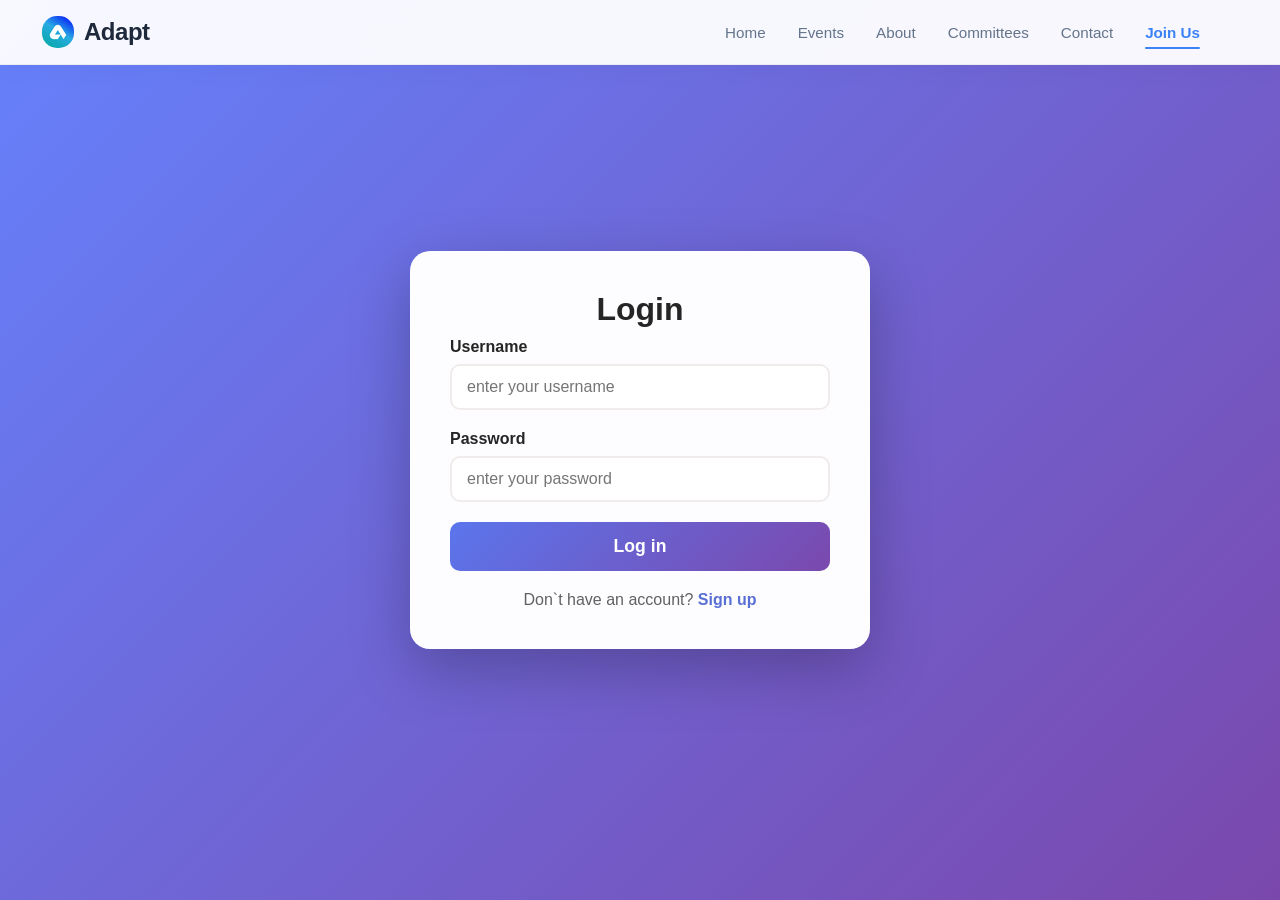
<file: dashboard.html>
<!DOCTYPE html>
<html lang="en">
<head>
    <meta charset="UTF-8">
    <meta name="viewport" content="width=device-width, initial-scale=1.0">
    <title>Dashboard - Adapt</title>
    <link rel="stylesheet" href="dashboard.css">
    <link rel="stylesheet" href="https://cdnjs.cloudflare.com/ajax/libs/font-awesome/6.0.0/css/all.min.css">
    <link href="https://fonts.googleapis.com/css2?family=Inter:wght@300;400;500;600;700;800&display=swap" rel="stylesheet">
</head>
<body>
    <nav class="navbar">
        <div class="navbar-container">
            <div class="brand">
                <a href="index.html" class="brand-link">
                    <i class="fas fa-hand-heart"></i>
                    <img src="adapt.ico" class="adapt-logo">Adapt
                </a>
            </div>
            
            <div class="nav-menu" id="nav-menu">
                <div class="nav-links">
                    <a href="index.html" class="nav-link">Home</a>
                    <a href="events.html" class="nav-link">Events</a>
                    <a href="index.html#committees" class="nav-link">Committees</a>
                    <a href="dashboard.html" class="nav-link active">Dashboard</a>
                </div>

                <div class="user-section" id="user-section"></div>
            </div>
            
            <button class="mobile-menu-btn" id="mobile-menu-btn">
                <i class="fas fa-bars"></i>
            </button>
        </div>
    </nav>

    <main class="dashboard-container">
        <div class="dashboard-header">
            <div class="dashboard-title">
                <h1>
                    Welcome back, <span id="user-name-display">Member</span>!
                </h1>
                <p>
                    See what is new in your committee
                </p>
            </div>
            <div class="committee-badge" id="committee-badge">
                <i class="fas fa-user"></i>
                <span id="committee-name">Creativity</span>
            </div>
        </div>
        <div class="dashboard-grid">
            <div class="tasks">
                <div class="section-header">
                    <h2>
                       <i class="fas fa-tasks"></i>
                       Your Tasks:
                    </h2>
                </div>
                <div class="tasks-list" id="tasks-list">

                </div>
                <div class="committee-news" id="committee-news"></div>
            </div>
        </div>
        <div class="admin-panel" id="admin-panel" style="display: none;">
            <div class="admin-header">
                <h2>
                    <i class="fas fa-shield-alt"></i>
                    Admin Dashboard
                </h2>
                <span class="admin-badge">Administrator</span>
            </div>
            
            <!-- Tasks Section -->
            <div class="admin-section">
                <div class="admin-section-header">
                    <h3><i class="fas fa-tasks"></i> Manage Tasks</h3>
                    <button class="admin-add-btn" onclick="showAddTaskModal()">
                        <i class="fas fa-plus-circle"></i> Create Task
                    </button>
                </div>
                <div class="admin-items-grid" id="tasks-grid">

                </div>
            </div>
            
            <div class="admin-section">
                <div class="admin-section-header">
                    <h3><i class="fas fa-newspaper"></i> Manage News</h3>
                    <button class="admin-add-btn" onclick="showAddNewsModal()">
                        <i class="fas fa-plus-circle"></i> Add News
                    </button>
                </div>
                
                <div class="admin-items-grid" id="news-grid">

                </div>
            </div>
        </div>
        <div class="modal" id="add-news-modal">
            <div class="modal-content">
                <div class="modal-header">
                    <h3>Add News</h3>
                    <button class="modal-close" onclick="closeModal('add-news-modal')">&times;</button>
                </div>
                <form id="add-news-form">
                    <div class="form-group">
                        <label>News Title</label>
                        <input type="text" id="news-title" required>
                    </div>
                    <div class="form-group">
                        <label>Description</label>
                        <textarea id="news-description" rows="4" required></textarea>
                    </div>
                    <div class="form-row">
                        <div class="form-group">
                            <label>Committee</label>
                            <select id="news-committee" required>
                                <option value="1">Creativity</option>
                                <option value="2">PR</option>
                                <option value="3">PM</option>
                                <option value="4">Media</option>
                            </select>
                        </div>
                        <div class="form-group">
                            <label>End Date</label>
                            <input type="date" id="news-end-date" required>
                        </div>
                    </div>
                    <div class="form-group">
                        <label>API Key</label>
                        <input type="text" id="news-api-key" required placeholder="Enter API key">
                    </div>
                    <div class="modal-footer">
                        <button type="button" class="cancel-btn" onclick="closeModal('add-news-modal')">Cancel</button>
                        <button type="submit" class="submit-btn">Add News</button>
                    </div>
                </form>
            </div>
        </div>
        <div class="modal" id="add-task-modal">
            <div class="modal-content">
                <div class="modal-header">
                    <h3>Create New Task</h3>
                    <button class="modal-close" onclick="closeModal('add-task-modal')">&times;</button>
                </div>
                <form id="add-task-form">
                    <div class="form-group">
                        <label>Task Title</label>
                        <input type="text" id="task-title" required>
                    </div>
                    <div class="form-group">
                        <label>Description</label>
                        <textarea id="task-description" rows="4" required></textarea>
                    </div>
                    <div class="form-row">
                        <div class="form-group">
                            <label>Committee</label>
                            <select id="task-committee" required>
                                <option value="1">Creativity</option>
                                <option value="2">PM</option>
                                <option value="3">PR</option>
                                <option value="4">Media</option>
                            </select>
                        </div>
                        <div class="form-group">
                            <label>Due Date</label>
                            <input type="date" id="task-due-date" required>
                        </div>
                    </div>
                    <div class="form-group">
                        <label>API Key</label>
                        <input type="text" id="task-api-key" required placeholder="Enter API key">
                    </div>
                    <div class="modal-footer">
                        <button type="button" class="cancel-btn" onclick="closeModal('add-task-modal')">Cancel</button>
                        <button type="submit" class="submit-btn">Create Task</button>
                    </div>
                </form>
            </div>
        </div>
        
        
        
    </main>
    <script src="dashboard.js"></script>
    
</body>
</html>
</file>
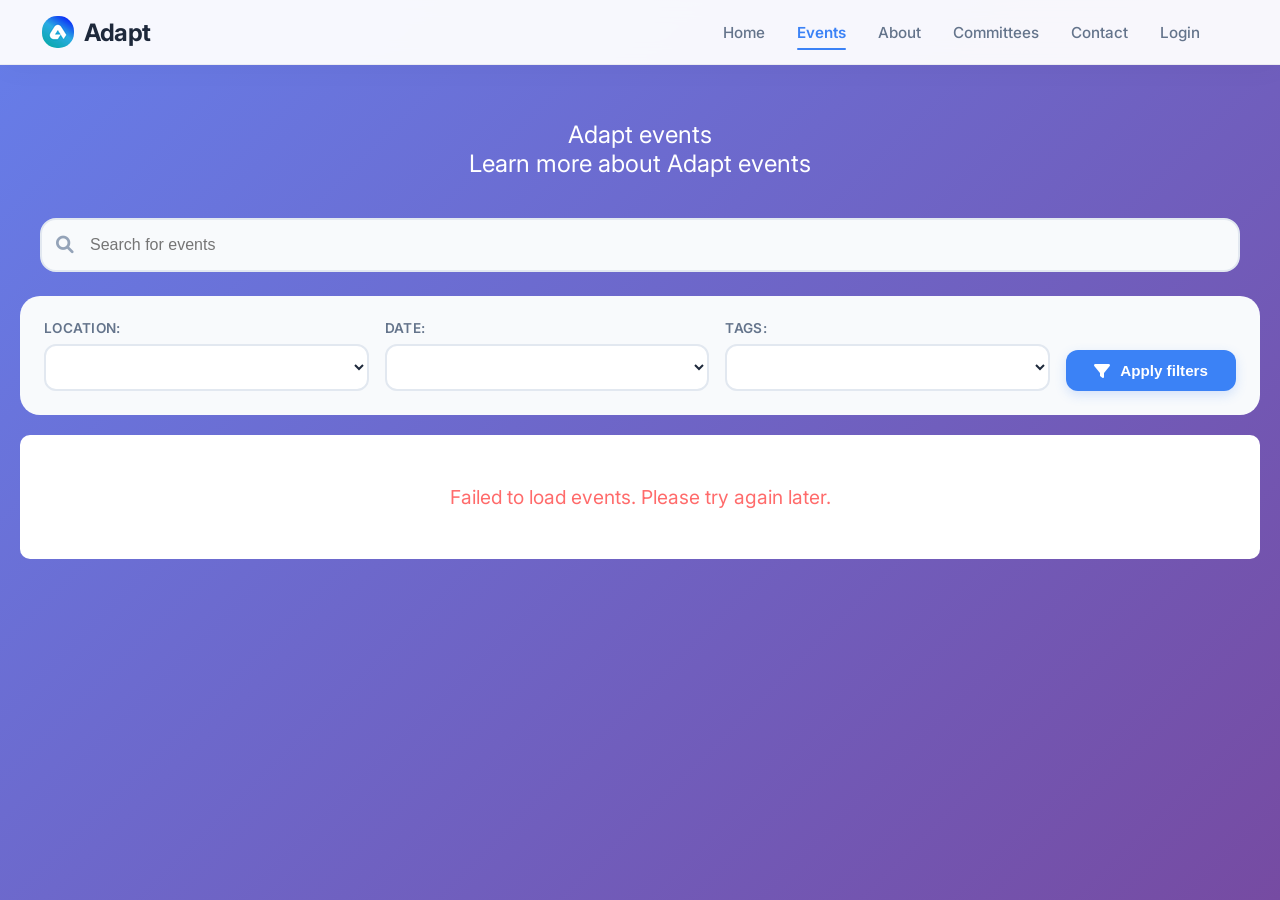
<file: events.html>
<!DOCTYPE html>
<html lang="en">
<head>
    <meta charset="UTF-8">
    <meta name="viewport" content="width=device-width, initial-scale=1.0">
    <title>Adapt Events</title>
    <link rel="stylesheet" href="events.css">
    <link rel="stylesheet" href="https://cdnjs.cloudflare.com/ajax/libs/font-awesome/6.0.0/css/all.min.css">
    <link href="https://fonts.googleapis.com/css2?family=Inter:wght@300;400;500;600;700;800&display=swap" rel="stylesheet">
</head>
<body>
    <nav class="navbar">
        <div class="navbar-container">
            <div class="brand">
                <a href="index.html" class="brand-link">
                    <i class="fas fa-hand-heart"></i>
                    <img src="[data-uri]" class="adapt-logo">Adapt
                </a>
            </div>
        
            <div class="nav-menu" id="nav-menu">
                <div class="nav-links">
                    <a href="index.html" class="nav-link">Home</a>
                    <a href="events.html" class="nav-link active">Events</a>
                    <a href="index.html#about" class="nav-link">About</a>
                    <a href="index.html#committees" class="nav-link">Committees</a>
                    <a href="index.html#contact" class="nav-link">Contact</a>
                    <a href="login.html" class="nav-link">Login</a>
                </div>

                <div class="user-section" id="user-section"></div>
            </div>
            <button class="mobile-menu-btn" id="mobile-menu-btn">
                <i class="fas fa-bars"></i>
            </button>
        </div>
    </nav>
    <div class="main">
        <header>
            Adapt events
            <p class="sub">Learn more about Adapt events</p>
        </header>
        <section class="search-section">
            <div class="container">
                <div class="search-box">
                    <i class="fas fa-search search-icon"></i>
                    <input type="text" class="search-input" id="search" placeholder="Search for events">
                </div>
            </div>

            <div class="filter-bar">
                <div class="filter-group">
                    <label for="location-filter">
                        Location:
                    </label>
                    <select id="location-filter" class="location-filter">
                        
                    </select>
                </div>
                <div class="filter-group">
                    <label for="date-filter">
                        date:
                    </label>
                    <select id="date-filter" class="date-filter">
                        
                    </select>
                </div>
                <div class="filter-group">
                    <label for="tag-filter">
                        Tags:
                    </label>
                    <select id="tag-filter" class="tag-filter">
                        
                    </select>
                </div>
                <button class="filter-btn" onclick="ApplyFilters()">
                    <i class="fas fa-filter"></i> Apply filters
                </button>
            </div>
        </section>
        <div>
            <div id="events" class="events-grid">
                <div class="loading">Loading events...</div>
            </div>
        </div>
    </div>
    <script src="events.js"></script>
</body>
</html>
</file>
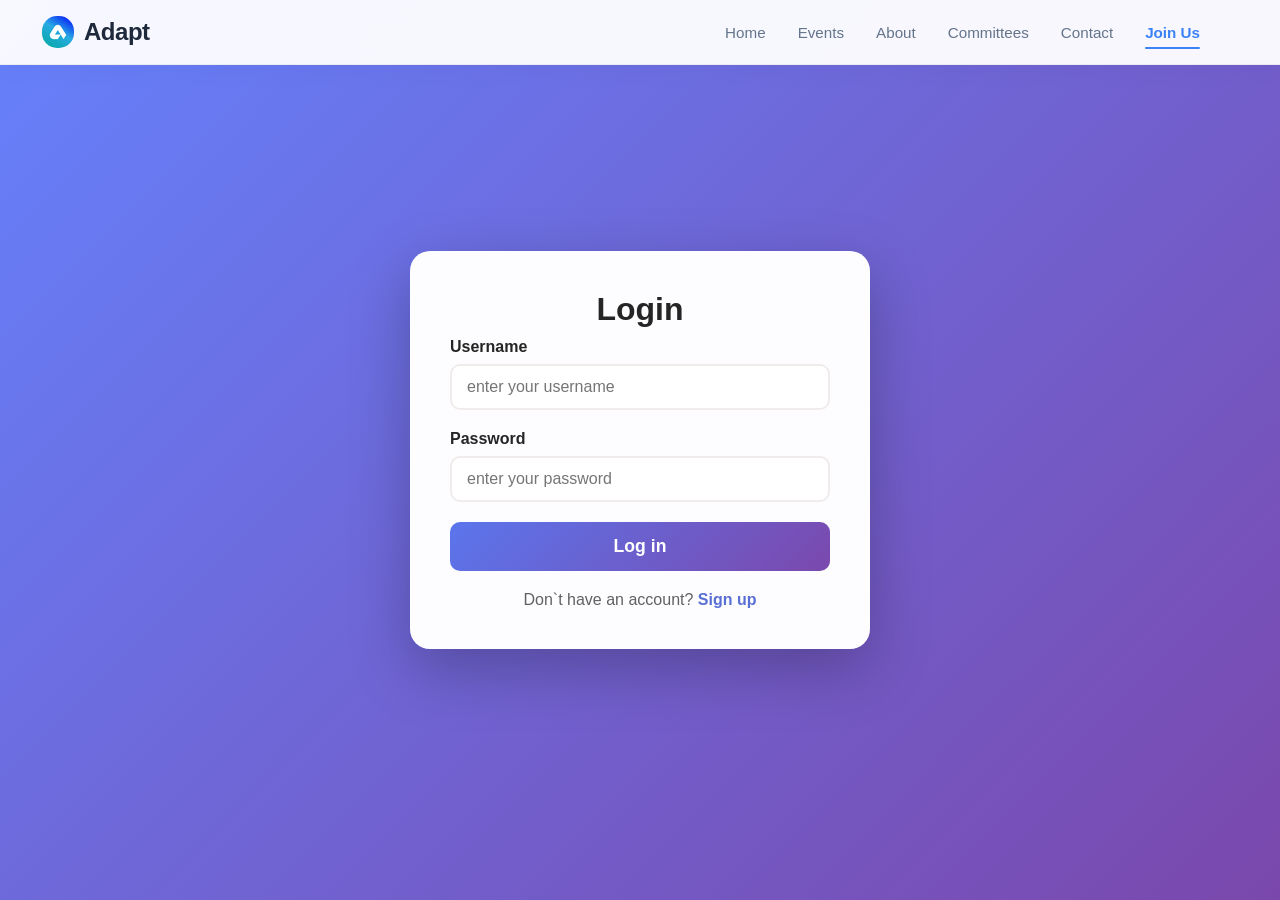
<file: login.html>
<!DOCTYPE html>
<html lang="en">
<head>
    <meta charset="UTF-8">
    <meta name="viewport" content="width=device-width, initial-scale=1.0">
    <title>Adapt Login</title>
    <link rel="stylesheet" href="login.css">
</head>
<body>
    <nav class="navbar">
        <div class="navbar-container">
            <div class="brand">
                <a href="index.html" class="brand-link">
                    <i class="fas fa-hand-heart"></i>
                    <img src="adapt.ico" class="adapt-logo">Adapt
                </a>
            </div>
        
            <div class="nav-menu" id="nav-menu">
                <div class="nav-links">
                    <a href="index.html" class="nav-link">Home</a>
                    <a href="events.html" class="nav-link">Events</a>
                    <a href="index.html#about" class="nav-link">About</a>
                    <a href="index.html#committees" class="nav-link">Committees</a>
                    <a href="index.html#contact" class="nav-link">Contact</a>
                    <a href="login.html" class="nav-link active">Join Us</a>
                </div>

                <div class="user-section" id="user-section"></div>
            </div>
            <button class="mobile-menu-btn" id="mobile-menu-btn">
                <i class="fas fa-bars"></i>
            </button>
        </div>
    </nav>
    <div class="main">
        <div class="container">
            <div class="wrapper login-form">
                <h1 class="form-title">Login</h1>

                <form id="Login form" onsubmit="Login()">
                    <div class="inputs">
                        <label for="log-username">Username</label>
                        <input type="text" id="log-username" name="username" placeholder="enter your username" required>
                    </div>
                    <div class="inputs">
                        <label for="log-password">Password</label>
                        <input type="password" id="log-password" name="password" placeholder="enter your password" required>
                    </div>
                    <button type="button" class="submit-btn" onclick="Login()">Log in</button>
                </form>

                <p class="register">
                    Don`t have an account?
                    <a href="register.html">Sign up</a>
                </p>
                <div id="msg" class="msg">

                </div>

            </div>
        </div>
    </div>
    <script src="login.js"></script>
    
</body>
</html>
</file>
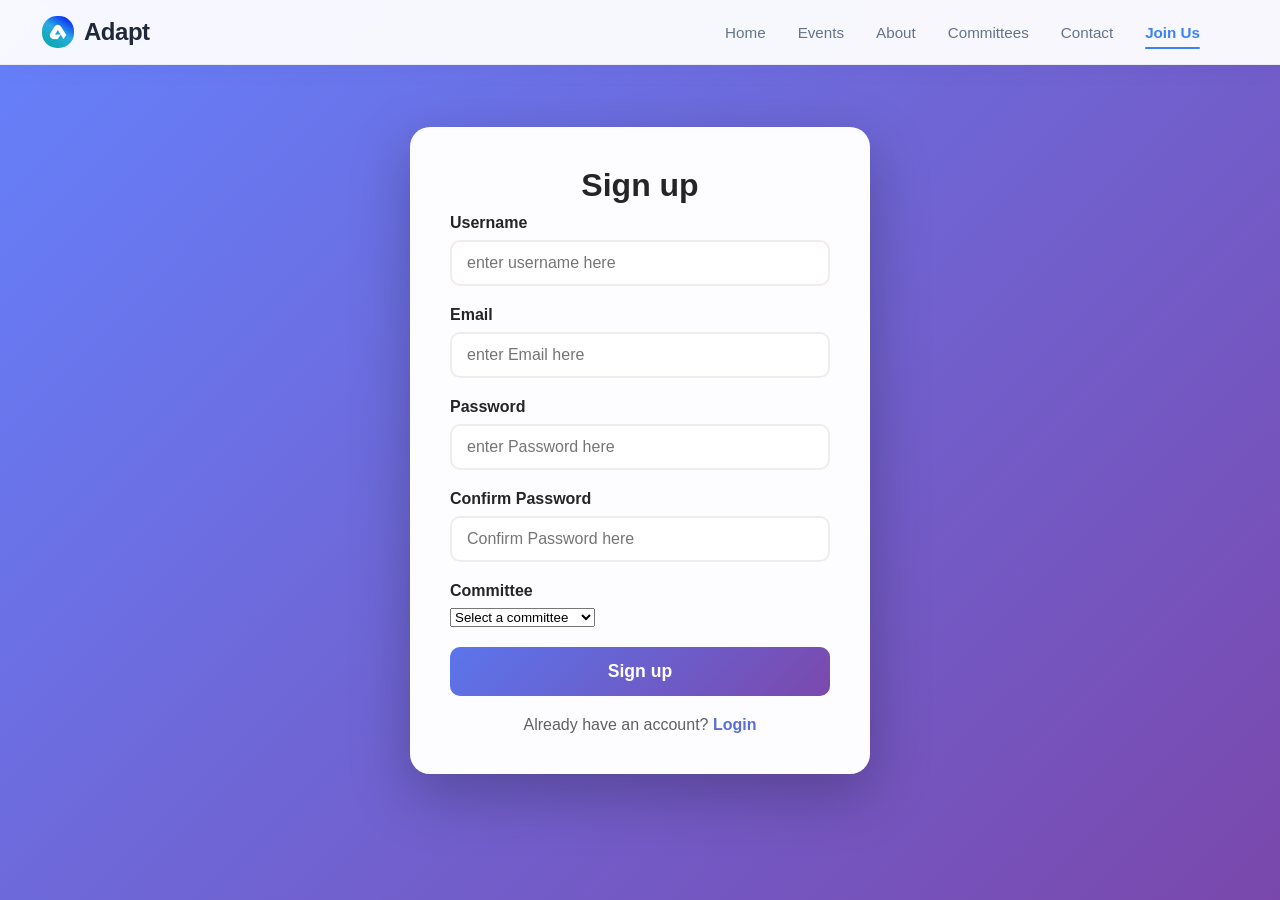
<file: register.html>
<!DOCTYPE html>
<html lang="en">
<head>
    <meta charset="UTF-8">
    <meta name="viewport" content="width=device-width, initial-scale=1.0">
    <title>Adapt Sign up</title>
    <link rel="stylesheet" href="login.css">
</head>
<body>
    <nav class="navbar">
        <div class="navbar-container">
            <div class="brand">
                <a href="index.html" class="brand-link">
                    <i class="fas fa-hand-heart"></i>
                    <img src="adapt.ico" class="adapt-logo">Adapt
                </a>
            </div>
        
            <div class="nav-menu" id="nav-menu">
                <div class="nav-links">
                    <a href="index.html" class="nav-link">Home</a>
                    <a href="events.html" class="nav-link">Events</a>
                    <a href="index.html#about" class="nav-link">About</a>
                    <a href="index.html#committees" class="nav-link">Committees</a>
                    <a href="index.html#contact" class="nav-link">Contact</a>
                    <a href="login.html" class="nav-link active">Join Us</a>
                </div>

                <div class="user-section" id="user-section"></div>
            </div>
            <button class="mobile-menu-btn" id="mobile-menu-btn">
                <i class="fas fa-bars"></i>
            </button>
        </div>
    </nav>
    <div class="main">
        <div class="container">
            <div class="wrapper register-form">
                <h1 class="form-title">Sign up</h1>

                <form id="Register form">
                    <div class="inputs">
                        <label for="reg-username">Username</label>
                        <input type="text" id="reg-username" name="username" placeholder="enter username here" required>
                    </div>
                    <div class="inputs">
                        <label for="reg-email">Email</label>
                        <input type="email" id="reg-email" name="email" placeholder="enter Email here" required>
                    </div>
                    <div class="inputs">
                        <label for="reg-password">Password</label>
                        <input type="password" id="reg-password" name="password" placeholder="enter Password here" required>
                    </div>
                    <div class="inputs">
                        <label for="reg-repassword">Confirm Password</label>
                        <input type="password" id="reg-repassword" name="repassword" placeholder="Confirm Password here" required>
                    </div>
                    <div class="inputs">
                        <label for="reg-committee">Committee</label>
                        <select id="reg-committee" name="committee" class="committee-select" required>
                            <option value="" disabled selected>Select a committee</option>
                            <option value="1">Creativity</option>
                            <option value="2">Public Relations</option>
                            <option value="3">Project Management</option>
                            <option value="4">Media Production</option>
                        </select>
                    </div>
                    <button type="button" class="submit-btn" onclick="Register()">Sign up</button>
                </form>
                <p class="register">
                    Already have an account?
                    <a href="login.html">Login</a>
                </p>
            </div>
            <div class="msg" id="msg"></div>
        </div>
    </div>
    <script src="login.js"></script>
</body>
</html>
</file>
<file: dashboard.css>
* {
    box-sizing: border-box;
    padding: 0;
    margin: 0;
}

body {
    background: #f7f9fc;
    min-height: 100vh;
    color: #1f293c;
    font-family: 'Inter', -apple-system, BlinkMacSystemFont, 'Segoe UI', Roboto, sans-serif;
    padding-top: 80px;
}

.navbar {
    backdrop-filter: blur(10px);
    background: rgba(255, 255, 255, 0.95);
    top: 0;
    border-bottom: 1px solid rgba(0, 0, 0, 0.05);
    transition: all 0.3s ease;
    left: 0;
    right: 0;
    position: fixed;
    z-index: 1000;
    box-shadow: 0 5px 30px rgba(0, 0, 0, 0.03);
}

.navbar.scrolled {
    background: rgba(255, 255, 255, 0.98);
    box-shadow: 0 5px 30px rgba(0, 0, 0, 0.05);
}

.navbar-container {
    padding: 15px 30px;
    align-items: center;
    margin: 0 auto;
    max-width: 1280px;
    display: flex;
    justify-content: space-between;
}

.brand {
    font-size: 1.5rem;
    font-weight: 700;
}

.brand-link {
    gap: 10px;
    display: flex;
    color: #1f293c;
    align-items: center;
    letter-spacing: -0.02em;
    text-decoration: none;
}

.brand-link i {
    color: #3b83f7;
    font-size: 1.5rem;
}

.adapt-logo {
    border-radius: 15px;
}

.nav-menu {
    gap: 50px;
    margin-left: auto;
    display: flex;
    align-items: center;
}

.nav-links {
    gap: 30px;
    display: flex;
}

.nav-link {
    padding: 5px 0;
    color: #64758c;
    font-weight: 500;
    transition: all 0.2s ease;
    text-decoration: none;
    font-size: 1rem;
    position: relative;
}

.nav-link:hover {
    color: #3b83f7;
}

.nav-link.active {
    color: #3b83f7;
    font-weight: 600;
}

.nav-link.active::after {
    left: 0;
    right: 0;
    bottom: -5px;
    height: 2px;
    content: '';
    border-radius: 2px;
    background: #3b83f7;
    position: absolute;
}

.user-section {
    gap: 10px;
    display: flex;
    align-items: center;
}

.btn-login {
    padding: 10px 20px;
    background: transparent;
    border: 1.5px solid #3b83f7;
    color: #3b83f7;
    font-size: 1rem;
    display: inline-flex;
    gap: 5px;
    border-radius: 30px;
    align-items: center;
    cursor: pointer;
    font-weight: 600;
    transition: all 0.2s ease;
    text-decoration: none;
}

.btn-login:hover {
    background: #3b83f7;
    color: white;
    box-shadow: 0 5px 10px rgba(59, 131, 247, 0.2);
    transform: translateY(-1px);
}

.btn-signup {
    padding: 10px 20px;
    border: none;
    background: #3b83f7;
    color: white;
    font-weight: 600;
    cursor: pointer;
    border-radius: 30px;
    gap: 5px;
    box-shadow: 0 5px 10px rgba(59, 131, 247, 0.3);
    transition: all 0.2s ease;
    font-size: 1rem;
    display: inline-flex;
    align-items: center;
    text-decoration: none;
}

.btn-signup:hover {
    background: #2564ec;
    box-shadow: 0 5px 15px rgba(59, 131, 247, 0.4);
    transform: translateY(-1px);
}

.user-menu {
    background: #f7f9fc;
    gap: 10px;
    padding: 5px 10px 5px 5px;
    display: flex;
    border: 1px solid #e1e7f0;
    border-radius: 40px;
    align-items: center;
}

.user-avatar {
    width: 35px;
    height: 35px;
    background: linear-gradient(135deg, #3b83f7 0%, #8b5df7 100%);
    color: white;
    display: flex;
    font-weight: 600;
    border-radius: 50%;
    box-shadow: 0 2px 10px rgba(59, 131, 247, 0.3);
    font-size: 1rem;
    align-items: center;
    justify-content: center;
}

.user-name {
    font-weight: 500;
    color: #1f293c;
    font-size: 1rem;
}

.btn-logout {
    background: transparent;
    color: #ef4545;
    padding: 5px 15px;
    font-size: 0.85rem;
    display: inline-flex;
    border: 1px solid #ef4545;
    font-weight: 500;
    border-radius: 30px;
    align-items: center;
    gap: 5px;
    cursor: pointer;
    transition: all 0.2s ease;
}

.btn-logout:hover {
    background: #ef4545;
    color: white;
    border-color: #ef4545;
}

.mobile-menu-btn {
    display: none;
    background: none;
    color: #1f293c;
    border: none;
    width: 40px;
    height: 40px;
    cursor: pointer;
    border-radius: 10px;
    transition: background 0.2s ease;
    font-size: 1.5rem;
    align-items: center;
    justify-content: center;
}

.mobile-menu-btn:hover {
    background: #f0f5fa;
}

.dashboard-container {
    max-width: 1400px;
    margin: 40px auto;
    padding: 0 25px;
}

.dashboard-header {
    margin-bottom: 30px;
    gap: 20px;
    align-items: center;
    flex-wrap: wrap;
    display: flex;
    justify-content: space-between;
}

.dashboard-title h1 {
    font-size: 2.5rem;
    color: #1f293c;
    font-weight: 700;
    margin-bottom: 10px;
}

.dashboard-title p {
    color: #64758c;
    font-size: 1.1rem;
}

.committee-badge {
    background: linear-gradient(135deg, #3b83f7 0%, #8b5df7 100%);
    padding: 10px 30px;
    color: white;
    font-size: 1.2rem;
    border-radius: 40px;
    font-weight: 600;
    gap: 10px;
    box-shadow: 0 10px 20px rgba(59, 131, 247, 0.2);
    display: flex;
    align-items: center;
}

.dashboard-grid {
    gap: 30px;
    margin-bottom: 40px;
    display: grid;
    grid-template-columns: repeat(3, 1fr);
}

.tasks-section {
    grid-column: span 2;
    background: white;
    padding: 30px;
    border-radius: 25px;
    border: 1px solid rgba(0, 0, 0, 0.03);
    box-shadow: 0 5px 20px rgba(0, 0, 0, 0.02);
}

.section-header {
    align-items: center;
    margin-bottom: 25px;
    gap: 15px;
    flex-wrap: wrap;
    display: flex;
    justify-content: space-between;
}

.section-header h2 {
    font-size: 1.5rem;
    font-weight: 700;
    color: #1f293c;
    gap: 10px;
    display: flex;
    align-items: center;
}

.section-header h2 i {
    color: #3b83f7;
    font-size: 1.5rem;
}

.add-task-btn {
    background: #3b83f7;
    color: white;
    border: none;
    padding: 10px 20px;
    font-size: 1rem;
    border-radius: 30px;
    font-weight: 600;
    cursor: pointer;
    gap: 10px;
    transition: all 0.2s ease;
    display: flex;
    align-items: center;
}

.add-task-btn:hover {
    background: #2564ec;
    box-shadow: 0 10px 20px rgba(59, 131, 247, 0.2);
    transform: translateY(-2px);
}

.tasks-list {
    gap: 15px;
    max-height: 500px;
    padding-right: 10px;
    overflow-y: auto;
    display: flex;
    flex-direction: column;
}

.tasks-list::-webkit-scrollbar {
    width: 5px;
}

.tasks-list::-webkit-scrollbar-track {
    background: #f0f5fa;
    border-radius: 10px;
}

.tasks-list::-webkit-scrollbar-thumb {
    background: #cbd6e2;
    border-radius: 10px;
}

.task-item {
    background: #f7f9fc;
    padding: 15px;
    border: 1px solid #e1e7f0;
    border-radius: 15px;
    gap: 15px;
    transition: all 0.2s ease;
    display: flex;
    align-items: center;
}

.task-item:hover {
    border-color: #3b83f7;
    box-shadow: 0 5px 10px rgba(59, 131, 247, 0.1);
}

.task-checkbox {
    width: 25px;
    height: 25px;
    border: 2px solid #cbd6e2;
    color: white;
    cursor: pointer;
    border-radius: 10px;
    transition: all 0.2s ease;
    flex-shrink: 0;
    display: flex;
    align-items: center;
    justify-content: center;
}

.task-checkbox.completed {
    background: #3b83f7;
    border-color: #3b83f7;
}

.task-checkbox.completed i {
    font-size: 15px;
}

.task-content {
    flex: 1;
}

.task-title {
    font-weight: 600;
    color: #1f293c;
    margin-bottom: 5px;
}

.task-title.completed {
    color: #95a4b9;
    text-decoration: line-through;
}

.task-meta {
    gap: 15px;
    color: #64758c;
    font-size: 0.85rem;
    display: flex;
}

.task-meta span {
    gap: 5px;
    display: flex;
    align-items: center;
}

.task-priority {
    padding: 5px 10px;
    font-size: 0.8rem;
    border-radius: 20px;
    font-weight: 600;
    display: inline-block;
}

.priority-high {
    background: #fee3e3;
    color: #ef4545;
}

.priority-medium {
    background: #fef4c8;
    color: #f59f0c;
}

.priority-low {
    background: #e1f3fe;
    color: #0ea6ea;
}

.task-actions {
    gap: 10px;
    display: flex;
    flex-shrink: 0;
}

.task-actions button {
    background: none;
    border: none;
    color: #95a4b9;
    padding: 5px 10px;
    border-radius: 5px;
    cursor: pointer;
    transition: all 0.2s ease;
}

.task-actions button:hover {
    background: #e1e7f0;
    color: #ef4545;
}

.committee-info {
    background: white;
    padding: 30px;
    border-radius: 25px;
    border: 1px solid rgba(0, 0, 0, 0.03);
    box-shadow: 0 5px 20px rgba(0, 0, 0, 0.02);
}

.committee-icon-large {
    width: 80px;
    height: 80px;
    border-radius: 30px;
    margin-bottom: 20px;
    display: flex;
    align-items: center;
    justify-content: center;
}

.committee-icon-large i {
    font-size: 2.5rem;
    color: white;
}

.committee-info h3 {
    font-size: 1.8rem;
    font-weight: 700;
    color: #1f293c;
    margin-bottom: 10px;
}

.committee-description {
    color: #46566a;
    margin-bottom: 25px;
    line-height: 1.7;
}

.committee-stats {
    gap: 15px;
    margin-bottom: 25px;
    display: grid;
    grid-template-columns: 1fr 1fr;
}

.news-section {
    margin: 25px 0;
    padding: 20px;
    background: linear-gradient(135deg, #f7f9fc 0%, #f0f5fa 100%);
    border-radius: 20px;
    border: 1px solid #e1e7f0;
    box-shadow: 0 5px 10px rgba(0, 0, 0, 0.02);
}

.news-title {
    font-size: 1.1rem;
    font-weight: 600;
    color: #1f293c;
    margin-bottom: 15px;
    letter-spacing: 0.5px;
    gap: 10px;
    display: flex;
    align-items: center;
    text-transform: uppercase;
}

.news-title i {
    color: #3b83f7;
    font-size: 1.2rem;
}

.news-list {
    gap: 15px;
    max-height: 400px;
    padding-right: 10px;
    overflow-y: auto;
    display: flex;
    flex-direction: column;
}

.news-list::-webkit-scrollbar {
    width: 5px;
}

.news-list::-webkit-scrollbar-track {
    background: #f0f5fa;
    border-radius: 10px;
}

.news-list::-webkit-scrollbar-thumb {
    background: #cbd6e2;
    border-radius: 10px;
}

.news-card {
    background: white;
    padding: 20px;
    border-radius: 15px;
    border: 1px solid #e1e7f0;
    transition: all 0.2s ease;
    box-shadow: 0 2px 10px rgba(0, 0, 0, 0.02);
    position: relative;
    overflow: hidden;
}

.news-card:hover {
    border-color: #3b83f7;
    box-shadow: 0 10px 20px rgba(59, 131, 247, 0.08);
    transform: translateY(-2px);
}

.news-card::before {
    left: 0;
    width: 5px;
    height: 100%;
    content: '';
    background: linear-gradient(135deg, #3b83f7 0%, #8b5df7 100%);
    transition: opacity 0.2s ease;
    opacity: 0;
    top: 0;
    position: absolute;
}

.news-card:hover::before {
    opacity: 1;
}

.news-headline {
    font-size: 1.2rem;
    font-weight: 700;
    color: #1f293c;
    margin-bottom: 10px;
    padding-left: 10px;
    line-height: 1.4;
}

.news-description {
    color: #46566a;
    margin-bottom: 15px;
    padding-left: 10px;
    font-size: 1rem;
    line-height: 1.7;
}

.news-footer {
    padding: 10px 0 0 10px;
    border-top: 1px dashed #e1e7f0;
    margin-top: 10px;
    align-items: center;
    display: flex;
    justify-content: space-between;
}

.news-date {
    gap: 5px;
    color: #64758c;
    font-size: 1rem;
    font-weight: 500;
    display: flex;
    align-items: center;
}

.news-date i {
    color: #ef4545;
    font-size: 1rem;
}

.news-badge {
    background: #f0f5fa;
    color: #3b83f7;
    padding: 5px 10px;
    font-size: 0.8rem;
    border-radius: 30px;
    font-weight: 600;
    gap: 5px;
    display: inline-flex;
    align-items: center;
}

.news-badge i {
    font-size: 0.7rem;
}

.news-empty {
    background: white;
    padding: 40px 20px;
    color: #64758c;
    border-radius: 15px;
    text-align: center;
}

.news-empty i {
    color: #cbd6e2;
    font-size: 3rem;
    margin-bottom: 15px;
}

.news-empty p {
    color: #95a4b9;
    font-size: 1rem;
}

.news-loading {
    background: white;
    padding: 40px;
    color: #64758c;
    border-radius: 15px;
    text-align: center;
}

.news-loading i {
    color: #3b83f7;
    margin-right: 10px;
    animation: spin 1s linear infinite;
}

@keyframes spin {
    to { transform: rotate(360deg); }
    from { transform: rotate(0deg); }
}

.news-error {
    background: #fef3f3;
    padding: 40px;
    color: #ef4545;
    border: 1px solid #fee3e3;
    border-radius: 15px;
    text-align: center;
}

.news-error i {
    font-size: 2rem;
    margin-bottom: 10px;
}

.news-error p {
    color: #ef4545;
    font-size: 1rem;
}

.news-card.featured {
    background: linear-gradient(135deg, #f0faff 0%, #e1f3fe 100%);
    border-color: #3b83f7;
}

.news-card.featured .news-headline {
    color: #1f41b0;
}

.news-card.featured .news-badge {
    background: #3b83f7;
    color: white;
}

.news-stats {
    gap: 15px;
    margin-top: 15px;
    padding-top: 15px;
    border-top: 1px solid #e1e7f0;
    display: flex;
}

.news-stat-item {
    gap: 5px;
    color: #64758c;
    font-size: 1rem;
    display: flex;
    align-items: center;
}

.news-stat-item i {
    color: #3b83f7;
}

.task-stats {
    background: #f7f9fc;
    padding: 10px 15px;
    border: 1px solid #e1e7f0;
    border-radius: 40px;
    gap: 15px;
    display: flex;
}

.task-stat {
    gap: 5px;
    color: #64758c;
    font-size: 1rem;
    display: flex;
    align-items: center;
}

.task-stat i {
    color: #3b83f7;
}

.task-stat span {
    color: #1f293c;
    font-weight: 600;
}

.task-item::before {
    left: 0;
    width: 5px;
    height: 100%;
    content: '';
    transition: all 0.2s ease;
    top: 0;
    position: absolute;
}

.task-item.priority-high::before {
    background: linear-gradient(135deg, #ef4545 0%, #dd2727 100%);
}

.task-item.priority-medium::before {
    background: linear-gradient(135deg, #f59f0c 0%, #da7807 100%);
}

.task-item.priority-low::before {
    background: linear-gradient(135deg, #11ba82 0%, #06976a 100%);
}

.task-item.overdue {
    background: #fef3f3;
    border-color: #fecbcb;
}

.task-item.overdue::before {
    width: 5px;
    background: linear-gradient(135deg, #ef4545 0%, #dd2727 100%);
}

.task-item.overdue:hover {
    background: #fee3e3;
    border-color: #ef4545;
}

.task-checkbox:hover {
    border-color: #3b83f7;
    transform: scale(1.05);
}

.task-checkbox.completed i {
    animation: checkPop 0.2s ease;
    font-size: 15px;
}

@keyframes checkPop {
    80% { transform: scale(1.2); }
    0% { transform: scale(0); }
    100% { transform: scale(1); }
}

.task-meta .due-date.urgent {
    color: #ef4545;
    font-weight: 500;
}

.task-meta .due-date.urgent i {
    color: #ef4545;
}

.priority-high {
    background: #fee3e3;
    color: #dd2727;
    border: 1px solid #fecbcb;
}

.priority-medium {
    background: #fef4c8;
    color: #da7807;
    border: 1px solid #fde78b;
}

.priority-low {
    background: #d1fbeb;
    color: #06976a;
    border: 1px solid #a8f4d1;
}

.task-actions {
    opacity: 0.5;
    transition: opacity 0.2s ease;
}

.task-item:hover .task-actions {
    opacity: 1;
}

.task-actions button {
    background: white;
    border: 1px solid #e1e7f0;
    color: #95a4b9;
    padding: 10px;
    width: 35px;
    height: 35px;
    border-radius: 10px;
    display: flex;
    align-items: center;
    justify-content: center;
}

.task-actions button:hover {
    background: #fee3e3;
    border-color: #fecbcb;
    color: #ef4545;
    transform: translateY(-2px);
}

.task-actions .edit-task:hover {
    background: #dceafe;
    border-color: #c0dcfe;
    color: #3b83f7;
}

.no-tasks {
    background: #f7f9fc;
    padding: 60px 20px;
    color: #64758c;
    border: 2px dashed #e1e7f0;
    border-radius: 20px;
    text-align: center;
}

.no-tasks i {
    color: #cbd6e2;
    font-size: 4rem;
    margin-bottom: 15px;
}

.no-tasks p {
    color: #95a4b9;
    font-size: 1.1rem;
    margin-bottom: 20px;
}

.no-tasks .btn-primary {
    background: #3b83f7;
    color: white;
    border: none;
    padding: 10px 30px;
    font-weight: 600;
    border-radius: 40px;
    gap: 10px;
    cursor: pointer;
    transition: all 0.2s ease;
    display: inline-flex;
    align-items: center;
}

.no-tasks .btn-primary:hover {
    background: #2564ec;
    box-shadow: 0 10px 20px rgba(59, 131, 247, 0.2);
    transform: translateY(-2px);
}

.task-filters {
    gap: 10px;
    margin-bottom: 20px;
    flex-wrap: wrap;
    display: flex;
}

.task-filter-btn {
    background: #f0f5fa;
    border: 1px solid #e1e7f0;
    padding: 10px 15px;
    color: #64758c;
    font-size: 1rem;
    border-radius: 30px;
    font-weight: 500;
    cursor: pointer;
    transition: all 0.2s ease;
}

.task-filter-btn:hover {
    background: #e1e7f0;
    color: #1f293c;
}

.task-filter-btn.active {
    background: #3b83f7;
    border-color: #3b83f7;
    color: white;
}

.task-progress {
    background: #f0f5fa;
    height: 10px;
    margin-bottom: 25px;
    border-radius: 30px;
    overflow: hidden;
}

.task-progress-bar {
    height: 100%;
    background: linear-gradient(90deg, #3b83f7 0%, #8b5df7 100%);
    border-radius: 30px;
    transition: width 0.3s ease;
    position: relative;
    overflow: hidden;
}

.task-progress-bar::after {
    left: 0;
    right: 0;
    bottom: 0;
    content: '';
    background: linear-gradient(90deg, transparent, rgba(255, 255, 255, 0.3), transparent);
    animation: shimmer 2s infinite;
    top: 0;
    position: absolute;
}

@keyframes shimmer {
    0% { transform: translateX(-100%); }
    100% { transform: translateX(100%); }
}

.progress-stats {
    color: #64758c;
    margin-bottom: 10px;
    font-size: 1rem;
    align-items: center;
    display: flex;
    justify-content: space-between;
}

.progress-percentage {
    color: #3b83f7;
    font-size: 1.1rem;
    font-weight: 700;
}

.admin-panel {
    background: white;
    padding: 30px;
    margin-top: 40px;
    border: 1px solid #e1e7f0;
    border-radius: 30px;
    box-shadow: 0 15px 40px rgba(0, 0, 0, 0.05);
    display: none;
}

.admin-panel.visible {
    animation: slideUp 0.4s ease;
    display: block;
}

@keyframes slideUp {
    to {
        opacity: 1;
        transform: translateY(0);
    }
    from {
        opacity: 0;
        transform: translateY(30px);
    }
}

.admin-header {
    padding-bottom: 20px;
    border-bottom: 3px solid #f0f5fa;
    margin-bottom: 30px;
    align-items: center;
    display: flex;
    justify-content: space-between;
}

.admin-header h2 {
    font-size: 1.8rem;
    font-weight: 700;
    color: #1f293c;
    gap: 10px;
    display: flex;
    align-items: center;
}

.admin-header h2 i {
    color: #ef4545;
    background: #fef3f3;
    padding: 10px;
    font-size: 1.6rem;
    border-radius: 15px;
}

.admin-badge {
    background: linear-gradient(135deg, #ef4545 0%, #dd2727 100%);
    padding: 10px 20px;
    color: white;
    font-size: 1rem;
    border-radius: 40px;
    font-weight: 600;
    box-shadow: 0 5px 10px rgba(239, 69, 69, 0.3);
}

.admin-section {
    margin-bottom: 40px;
}

.admin-section:last-child {
    margin-bottom: 0;
}

.admin-section-header {
    margin-bottom: 20px;
    gap: 15px;
    flex-wrap: wrap;
    align-items: center;
    display: flex;
    justify-content: space-between;
}

.admin-section-header h3 {
    font-size: 1.5rem;
    font-weight: 700;
    color: #1f293c;
    gap: 10px;
    display: flex;
    align-items: center;
}

.admin-section-header h3 i {
    color: #3b83f7;
    background: #f0f5ff;
    padding: 10px;
    font-size: 1.2rem;
    border-radius: 10px;
}

.admin-add-btn {
    background: linear-gradient(135deg, #3b83f7 0%, #8b5df7 100%);
    color: white;
    border: none;
    padding: 10px 25px;
    font-size: 1rem;
    border-radius: 40px;
    font-weight: 600;
    gap: 10px;
    cursor: pointer;
    box-shadow: 0 5px 10px rgba(59, 131, 247, 0.2);
    transition: all 0.3s ease;
    display: flex;
    align-items: center;
}

.admin-add-btn:hover {
    box-shadow: 0 10px 20px rgba(59, 131, 247, 0.3);
    transform: translateY(-2px);
}

.admin-items-grid {
    gap: 20px;
    display: grid;
    grid-template-columns: repeat(auto-fill, minmax(320px, 1fr));
}

.admin-item-card {
    background: #f7f9fc;
    padding: 20px;
    border: 1px solid #e1e7f0;
    border-radius: 20px;
    transition: all 0.2s ease;
}

.admin-item-card:hover {
    background: white;
    border-color: #3b83f7;
    box-shadow: 0 10px 25px rgba(59, 131, 247, 0.1);
    transform: translateY(-3px);
}

.admin-item-header {
    margin-bottom: 10px;
    align-items: center;
    display: flex;
    justify-content: space-between;
}

.admin-item-id {
    background: #e1e7f0;
    color: #64758c;
    padding: 5px 10px;
    font-size: 0.85rem;
    border-radius: 20px;
    font-weight: 600;
}

.admin-item-title {
    font-size: 1.2rem;
    font-weight: 700;
    color: #1f293c;
    margin-bottom: 10px;
    line-height: 1.4;
}

.admin-item-description {
    color: #64758c;
    font-size: 1rem;
    margin-bottom: 15px;
    line-height: 1.5;
    display: -webkit-box;
    -webkit-line-clamp: 2;
    -webkit-box-orient: vertical;
    overflow: hidden;
}

.admin-item-meta {
    gap: 15px;
    color: #46566a;
    margin-bottom: 15px;
    font-size: 1rem;
    flex-wrap: wrap;
    display: flex;
}

.admin-item-meta span {
    gap: 5px;
    display: flex;
    align-items: center;
}

.admin-item-meta i {
    color: #3b83f7;
    width: 15px;
    font-size: 1rem;
}

.status-badge {
    padding: 5px 10px;
    font-size: 0.75rem;
    border-radius: 30px;
    font-weight: 600;
    display: inline-block;
}

.status-badge.completed {
    background: #d1fbeb;
    color: #06976a;
}

.status-badge.pending {
    background: #fef4c8;
    color: #da7807;
}

.admin-item-actions {
    gap: 10px;
    padding-top: 15px;
    border-top: 1px solid #e1e7f0;
    display: flex;
}

.action-btn {
    flex: 1;
    background: white;
    border: 1px solid #e1e7f0;
    padding: 10px;
    color: #46566a;
    font-size: 0.85rem;
    border-radius: 10px;
    font-weight: 600;
    gap: 5px;
    cursor: pointer;
    transition: all 0.2s ease;
    display: flex;
    align-items: center;
    justify-content: center;
}

.action-btn i {
    font-size: 1rem;
}

.action-btn.edit:hover {
    background: #f0f5ff;
    border-color: #3b83f7;
    color: #3b83f7;
}

.action-btn.delete:hover {
    background: #fef3f3;
    border-color: #ef4545;
    color: #ef4545;
}

.empty-state {
    grid-column: 1 / -1;
    background: #f7f9fc;
    padding: 60px 20px;
    color: #64758c;
    border: 2px dashed #e1e7f0;
    border-radius: 20px;
    text-align: center;
}

.empty-state i {
    color: #cbd6e2;
    font-size: 3rem;
    margin-bottom: 15px;
}

.empty-state p {
    color: #95a4b9;
    font-size: 1rem;
}

.modal {
    background: rgba(0, 0, 0, 0.6);
    backdrop-filter: blur(5px);
    width: 100%;
    height: 100%;
    z-index: 10000;
    animation: fadeIn 0.2s ease;
    display: none;
    align-items: center;
    justify-content: center;
    top: 0;
    left: 0;
    position: fixed;
}

.modal.show {
    display: flex;
}

@keyframes fadeIn {
    to { opacity: 1; }
    from { opacity: 0; }
}

.modal-content {
    background: white;
    width: 90%;
    max-width: 550px;
    max-height: 90vh;
    border-radius: 30px;
    animation: slideUp 0.3s ease;
    box-shadow: 0 25px 50px -12px rgba(0, 0, 0, 0.25);
    overflow-y: auto;
    position: relative;
}

.modal-header {
    background: white;
    padding: 25px 30px;
    border-bottom: 1px solid #f0f5fa;
    border-radius: 30px 30px 0 0;
    z-index: 10;
    align-items: center;
    display: flex;
    justify-content: space-between;
    top: 0;
    position: sticky;
}

.modal-header h3 {
    font-size: 1.5rem;
    font-weight: 700;
    color: #1f293c;
    margin: 0;
    gap: 10px;
    display: flex;
    align-items: center;
}

.modal-header h3 i {
    color: #3b83f7;
    font-size: 1.3rem;
}

.modal-close {
    background: none;
    border: none;
    color: #95a4b9;
    width: 40px;
    height: 40px;
    font-size: 1.8rem;
    border-radius: 10px;
    cursor: pointer;
    transition: all 0.2s ease;
    display: flex;
    align-items: center;
    justify-content: center;
}

.modal-close:hover {
    background: #fee3e3;
    color: #ef4545;
    transform: rotate(90deg);
}

.modal form {
    padding: 30px;
}

.form-group {
    margin-bottom: 20px;
}

.form-group label {
    color: #1f293c;
    margin-bottom: 10px;
    font-size: 1rem;
    font-weight: 600;
    letter-spacing: 0.3px;
    display: block;
}

.form-group label i {
    color: #3b83f7;
    margin-right: 5px;
    font-size: 1rem;
}

.form-group input,
.form-group textarea,
.form-group select {
    width: 100%;
    background: #f7f9fc;
    padding: 15px;
    border: 2px solid #e1e7f0;
    font-size: 1rem;
    border-radius: 15px;
    font-family: inherit;
    transition: all 0.2s ease;
}

.form-group input:hover,
.form-group textarea:hover,
.form-group select:hover {
    background: white;
    border-color: #cbd6e2;
}

.form-group input:focus,
.form-group textarea:focus,
.form-group select:focus {
    background: white;
    border-color: #3b83f7;
    outline: none;
    box-shadow: 0 5px 10px rgba(59, 131, 247, 0.15);
}

.form-group textarea {
    min-height: 100px;
    resize: vertical;
}

.form-row {
    gap: 15px;
    margin-bottom: 20px;
    display: grid;
    grid-template-columns: 1fr 1fr;
}

.modal-footer {
    gap: 15px;
    margin-top: 30px;
    padding-top: 10px;
    display: flex;
}

.cancel-btn {
    flex: 1;
    background: white;
    border: 2px solid #e1e7f0;
    padding: 15px;
    color: #64758c;
    font-size: 1rem;
    border-radius: 15px;
    font-weight: 600;
    gap: 10px;
    cursor: pointer;
    transition: all 0.2s ease;
    display: flex;
    align-items: center;
    justify-content: center;
}

.cancel-btn:hover {
    background: #f0f5fa;
    border-color: #95a4b9;
    color: #46566a;
    transform: translateY(-2px);
}

.submit-btn {
    flex: 2;
    background: linear-gradient(135deg, #3b83f7 0%, #8b5df7 100%);
    border: none;
    padding: 15px;
    color: white;
    font-size: 1rem;
    border-radius: 15px;
    font-weight: 600;
    gap: 10px;
    cursor: pointer;
    box-shadow: 0 5px 10px rgba(59, 131, 247, 0.3);
    transition: all 0.3s ease;
    display: flex;
    align-items: center;
    justify-content: center;
}

.submit-btn:hover {
    box-shadow: 0 10px 20px rgba(59, 131, 247, 0.4);
    transform: translateY(-2px);
}

.submit-btn i {
    font-size: 1rem;
}

.modal-content.small {
    max-width: 400px;
}

.modal-content.large {
    max-width: 800px;
}

.modal-content.xlarge {
    max-width: 1000px;
}

.modal.confirmation .modal-content {
    padding: 30px;
    text-align: center;
}

.confirmation-icon {
    width: 80px;
    height: 80px;
    background: #fee3e3;
    border-radius: 50%;
    margin: 0 auto 20px;
    display: flex;
    align-items: center;
    justify-content: center;
}

.confirmation-icon i {
    color: #ef4545;
    font-size: 3rem;
}

.confirmation-icon.warning i {
    color: #f59f0c;
}

.confirmation-icon.success i {
    color: #11ba82;
}

.confirmation-icon.info i {
    color: #3b83f7;
}

.confirmation-title {
    font-size: 1.5rem;
    font-weight: 700;
    color: #1f293c;
    margin-bottom: 10px;
}

.confirmation-message {
    color: #64758c;
    margin-bottom: 30px;
    line-height: 1.6;
}

.confirmation-buttons {
    gap: 15px;
    display: flex;
    justify-content: center;
}

.confirmation-btn {
    padding: 10px 30px;
    border: none;
    font-size: 1rem;
    border-radius: 10px;
    font-weight: 600;
    cursor: pointer;
    transition: all 0.2s ease;
}

.confirmation-btn.cancel {
    background: #f0f5fa;
    color: #64758c;
}

.confirmation-btn.cancel:hover {
    background: #e1e7f0;
    color: #46566a;
}

.confirmation-btn.confirm {
    background: #ef4545;
    color: white;
}

.confirmation-btn.confirm:hover {
    background: #dd2727;
    box-shadow: 0 10px 20px rgba(239, 69, 69, 0.2);
    transform: translateY(-2px);
}

.confirmation-btn.confirm.warning {
    background: #f59f0c;
}

.confirmation-btn.confirm.warning:hover {
    background: #da7807;
}

.form-group.error input,
.form-group.error textarea,
.form-group.error select {
    background: #fef3f3;
    border-color: #ef4545;
}

.form-group .error-message {
    color: #ef4545;
    margin-top: 5px;
    font-size: 0.85rem;
    gap: 5px;
    display: flex;
    align-items: center;
}

.form-group .error-message i {
    font-size: 0.8rem;
}

.form-group.success input,
.form-group.success textarea,
.form-group.success select {
    background: #f0fef5;
    border-color: #11ba82;
}

.submit-btn.loading {
    color: transparent;
    position: relative;
}

.submit-btn.loading::after {
    width: 20px;
    height: 20px;
    content: '';
    border: 2px solid white;
    border-top-color: transparent;
    border-radius: 50%;
    animation: spin 0.8s linear infinite;
    position: absolute;
}

.input-with-icon {
    position: relative;
}

.input-with-icon i {
    left: 15px;
    color: #95a4b9;
    font-size: 1rem;
    transform: translateY(-50%);
    top: 50%;
    position: absolute;
}

.input-with-icon input {
    padding-left: 45px;
}

.toggle-switch {
    width: 60px;
    height: 35px;
    display: inline-block;
    position: relative;
}

.toggle-switch input {
    width: 0;
    opacity: 0;
    height: 0;
}

.toggle-slider {
    left: 0;
    right: 0;
    bottom: 0;
    background-color: #cbd6e2;
    cursor: pointer;
    border-radius: 35px;
    transition: 0.3s;
    top: 0;
    position: absolute;
}

.toggle-slider:before {
    left: 5px;
    bottom: 5px;
    width: 25px;
    height: 25px;
    content: "";
    background-color: white;
    border-radius: 50%;
    transition: 0.3s;
    position: absolute;
}

input:checked + .toggle-slider {
    background-color: #3b83f7;
}

input:checked + .toggle-slider:before {
    transform: translateX(25px);
}

@media (prefers-color-scheme: dark) {
    .modal-content {
        background: #1f2a3b;
    }
    
    .modal-header {
        background: #1f2a3b;
        border-bottom-color: #334256;
    }
    
    .modal-header h3 {
        color: #f0f5fa;
    }
    
    .form-group label {
        color: #e1e7f0;
    }
    
    .form-group input,
    .form-group textarea,
    .form-group select {
        background: #10182b;
        border-color: #334256;
        color: #f0f5fa;
    }
    
    .form-group input:focus,
    .form-group textarea:focus,
    .form-group select:focus {
        background: #1f2a3b;
        border-color: #3b83f7;
    }
    
    .cancel-btn {
        background: #10182b;
        border-color: #334256;
        color: #95a4b9;
    }
    
    .cancel-btn:hover {
        background: #1f2a3b;
        border-color: #46566a;
    }
    
    .news-section {
        background: #1f2a3b;
        border-color: #334256;
    }
    
    .news-title {
        color: #f0f5fa;
    }
    
    .news-card {
        background: #10182b;
        border-color: #334256;
    }
    
    .news-headline {
        color: #f0f5fa;
    }
    
    .news-description {
        color: #cbd6e2;
    }
    
    .news-empty {
        background: #10182b;
        color: #95a4b9;
    }
}

@media (max-width: 640px) {
    .modal-content {
        width: 95%;
        max-height: 95vh;
    }
    
    .modal-header {
        padding: 15px 20px;
    }
    
    .modal-header h3 {
        font-size: 1.3rem;
    }
    
    .modal form {
        padding: 20px;
    }
    
    .form-row {
        gap: 0;
        grid-template-columns: 1fr;
    }
    
    .modal-footer {
        flex-direction: column;
    }
    
    .cancel-btn, .submit-btn {
        width: 100%;
    }
    
    .confirmation-buttons {
        flex-direction: column;
    }
}

@media (max-width: 768px) {
    .admin-panel {
        padding: 20px;
    }
    
    .admin-header {
        flex-direction: column;
        align-items: flex-start;
        gap: 15px;
    }
    
    .admin-header h2 {
        font-size: 1.5rem;
    }
    
    .admin-section-header {
        flex-direction: column;
        align-items: flex-start;
    }
    
    .admin-add-btn {
        width: 100%;
        justify-content: center;
    }
    
    .admin-items-grid {
        grid-template-columns: 1fr;
    }
    
    .admin-item-meta {
        flex-direction: column;
        gap: 10px;
    }
    
    .admin-item-actions {
        flex-direction: column;
    }
    
    .news-section {
        padding: 15px;
    }
    
    .news-card {
        padding: 15px;
    }
    
    .news-headline {
        font-size: 1.1rem;
    }
    
    .news-footer {
        flex-direction: column;
        align-items: flex-start;
        gap: 10px;
    }
    
    .news-badge {
        align-self: flex-start;
    }
}

@media (max-width: 480px) {
    .admin-panel {
        padding: 15px;
    }
    
    .admin-badge {
        padding: 5px 15px;
        font-size: 0.85rem;
    }
    
    .admin-item-card {
        padding: 15px;
    }
}
</file>
<file: events.css>
* {
    margin: 0;
    padding: 0;
    box-sizing: border-box;
}

body {
    font-family: 'Inter', -apple-system, BlinkMacSystemFont, 'Segoe UI', Roboto, sans-serif;
    background: linear-gradient(135deg, #667eea 0%, #764ba2 100%);
    min-height: 100vh;
    padding: 20px;
    padding-top: 80px;
    color: #1e293b;
}

@import url('https://fonts.googleapis.com/css2?family=Inter:wght@300;400;500;600;700;800&display=swap');

.navbar {
    background: rgba(255, 255, 255, 0.95);
    backdrop-filter: blur(10px);
    box-shadow: 0 4px 30px rgba(0, 0, 0, 0.03);
    position: fixed;
    top: 0;
    left: 0;
    right: 0;
    z-index: 1000;
    transition: all 0.3s ease;
    border-bottom: 1px solid rgba(0, 0, 0, 0.05);
}

.navbar.scrolled {
    background: rgba(255, 255, 255, 0.98);
    box-shadow: 0 4px 30px rgba(0, 0, 0, 0.05);
}

.navbar-container {
    max-width: 1280px;
    margin: 0 auto;
    padding: 16px 32px;
    display: flex;
    justify-content: space-between;
    align-items: center;
}

.brand {
    font-size: 1.5rem;
    font-weight: 700;
    flex-shrink: 0;
}

.brand-link {
    text-decoration: none;
    color: #1e293b;
    display: flex;
    align-items: center;
    gap: 10px;
    letter-spacing: -0.02em;
}

.brand-link i {
    color: #3b82f6;
    font-size: 1.4rem;
}

.adapt-logo{
    border-radius: 15px;
}

.nav-menu {
    display: flex;
    align-items: center;
    gap: 48px;
    margin-left: auto;
}

.nav-links {
    display: flex;
    gap: 32px;
}

.nav-link {
    text-decoration: none;
    color: #64748b;
    font-weight: 500;
    font-size: 0.95rem;
    transition: all 0.2s ease;
    position: relative;
    padding: 4px 0;
}

.nav-link:hover {
    color: #3b82f6;
}

.nav-link.active {
    color: #3b82f6;
    font-weight: 600;
}

.nav-link.active::after {
    content: '';
    position: absolute;
    bottom: -4px;
    left: 0;
    right: 0;
    height: 2px;
    background: #3b82f6;
    border-radius: 2px;
}
.user-section {
    display: flex;
    align-items: center;
    gap: 12px;
}

.btn-login {
    background: transparent;
    color: #3b82f6;
    border: 1.5px solid #3b82f6;
    padding: 8px 20px;
    border-radius: 30px;
    font-weight: 600;
    font-size: 0.9rem;
    cursor: pointer;
    transition: all 0.2s ease;
}

.btn-login:hover {
    background: #3b82f6;
    color: white;
    transform: translateY(-1px);
    box-shadow: 0 4px 12px rgba(59, 130, 246, 0.2);
}

.btn-signup {
    background: #3b82f6;
    color: white;
    border: none;
    padding: 8px 20px;
    border-radius: 30px;
    font-weight: 600;
    font-size: 0.9rem;
    cursor: pointer;
    transition: all 0.2s ease;
    box-shadow: 0 4px 12px rgba(59, 130, 246, 0.3);
}

.btn-signup:hover {
    background: #2563eb;
    transform: translateY(-1px);
    box-shadow: 0 6px 16px rgba(59, 130, 246, 0.4);
}

/* User Menu */
.user-menu {
    display: flex;
    align-items: center;
    gap: 12px;
    background: #f8fafc;
    padding: 6px 12px 6px 6px;
    border-radius: 40px;
    border: 1px solid #e2e8f0;
}

.user-avatar {
    width: 36px;
    height: 36px;
    background: linear-gradient(135deg, #3b82f6 0%, #8b5cf6 100%);
    border-radius: 50%;
    display: flex;
    align-items: center;
    justify-content: center;
    color: white;
    font-weight: 600;
    font-size: 1rem;
    box-shadow: 0 2px 8px rgba(59, 130, 246, 0.3);
}

.user-name {
    font-weight: 500;
    color: #1e293b;
    font-size: 0.95rem;
}


.container {
    max-width: 1200px;
    margin: 0 auto;
}

.mobile-menu-btn {
    display: none;
    background: none;
    border: none;
    font-size: 1.5rem;
    color: #1e293b;
    cursor: pointer;
    width: 40px;
    height: 40px;
    border-radius: 8px;
    transition: background 0.2s ease;
}

.mobile-menu-btn:hover {
    background: #f1f5f9;
}

@keyframes float {
    from { transform: translateY(0) rotate(0deg); }
    to { transform: translateY(-100px) rotate(10deg); }
}


header {
    text-align: center;
    padding: 40px 0;
    font-size: x-large;
    color: white;
}

h1 {
    font-size: 3em;
    margin-bottom: 10px;
    text-shadow: 2px 2px 4px rgba(0,0,0,0.2);
}

.subtitle {
    font-size: 1.2em;
    opacity: 0.95;
}

.events-grid {
    display: grid;
    grid-template-columns: repeat(auto-fill, minmax(300px, 1fr));
    gap: 20px;
    padding: 20px 0;
}

.event-card {
    background: white;
    border-radius: 15px;
    padding: 25px;
    box-shadow: 0 10px 30px rgba(0,0,0,0.2);
    transition: transform 0.3s ease, box-shadow 0.3s ease;
    cursor: pointer;
    border: 1px solid rgba(255,255,255,0.1);
    backdrop-filter: blur(10px);
    background: rgba(255, 255, 255, 0.95);
}

.event-card:hover {
    transform: translateY(-5px);
    box-shadow: 0 15px 40px rgba(0,0,0,0.3);
}

.card-header {
    display: flex;
    justify-content: space-between;
    align-items: center;
    margin-bottom: 15px;
}



.event-tags {
    display: flex;
    flex-wrap: wrap;
    gap: 8px;
    margin: 15px 0;
}

.event-tag {
    background: linear-gradient(135deg, #667eea 0%, #764ba2 100%);
    color: white;
    padding: 4px 12px;
    border-radius: 20px;
    font-size: 0.85em;
    font-weight: 500;
    text-transform: lowercase;
}

.event-tag::first-letter {
    text-transform: uppercase;
}
.card-title {
    display: flex;
    justify-content: space-between;
    align-items: center;
    margin-bottom: 15px;
}

.card-title h2 {
    font-size: 1.5em;
    font-weight: 600;
    color: #333;
    margin: 0;
}

.card-date {
    font-size: 0.9em;
    color: #666;
    background: #f0f0f0;
    padding: 5px 10px;
    border-radius: 20px;
}

.card-location {
    color: #666;
    font-size: 1.1em;
    margin-bottom: 15px;
    padding: 8px 0;
    border-bottom: 1px dashed #eee;
}

.card-description {
    color: #555;
    line-height: 1.6;
    margin-bottom: 20px;
}

.card-footer {
    display: flex;
    justify-content: flex-end;
    align-items: center;
    margin-top: 15px;
    padding-top: 15px;
    border-top: 1px solid #eee;
}

.card-id {
    color: #999;
    font-size: 0.85em;
}

.event-details {
    display: flex;
    gap: 15px;
    margin-bottom: 15px;
    color: #666;
    font-size: 0.9em;
}

.card-location, .event-capacity {
    display: flex;
    align-items: center;
    gap: 5px;
}

.event-status {
    padding: 5px 12px;
    border-radius: 20px;
    font-size: 0.85em;
    font-weight: 500;
}

.status-upcoming {
    background: #e3f2fd;
    color: #1976d2;
}

.status-ongoing {
    background: #c8e6c9;
    color: #388e3c;
}

.status-completed {
    background: #ffebee;
    color: #c62828;
}

.loading {
    grid-column: 1 / -1;
    text-align: center;
    padding: 50px;
    color: white;
    font-size: 1.2em;
}

.error {
    grid-column: 1 / -1;
    text-align: center;
    padding: 50px;
    color: #ff6b6b;
    background: white;
    border-radius: 10px;
    font-size: 1.2em;
}
.search-box {
    position: relative;
    margin-bottom: 24px;
}

.search-icon {
    position: absolute;
    left: 16px;
    top: 50%;
    transform: translateY(-50%);
    color: #94a3b8;
    font-size: 1.1rem;
}

.search-input {
    width: 100%;
    padding: 16px 20px 16px 48px;
    font-size: 1rem;
    border: 2px solid #e2e8f0;
    border-radius: 16px;
    transition: all 0.2s ease;
    background: #f8fafc;
}

.search-input:focus {
    outline: none;
    border-color: #3b82f6;
    background: white;
    box-shadow: 0 4px 12px rgba(59, 130, 246, 0.1);
}

.filter-bar {
    display: flex;
    gap: 16px;
    align-items: flex-end;
    flex-wrap: wrap;
    background: #f8fafc;
    padding: 24px;
    border-radius: 20px;
}

.filter-group {
    flex: 1;
    min-width: 180px;
}

.filter-group label {
    display: block;
    margin-bottom: 8px;
    color: #64748b;
    font-weight: 600;
    font-size: 0.85rem;
    text-transform: uppercase;
    letter-spacing: 0.02em;
}

.location-filter,
.date-filter,
.tag-filter {
    width: 100%;
    padding: 12px 16px;
    border: 2px solid #e2e8f0;
    border-radius: 12px;
    background: white;
    cursor: pointer;
    font-size: 0.95rem;
    color: #1e293b;
    transition: all 0.2s ease;
}

.location-filter:focus,
.date-filter:focus,
.tag-filter:focus {
    outline: none;
    border-color: #3b82f6;
    box-shadow: 0 4px 12px rgba(59, 130, 246, 0.1);
}

.filter-btn {
    background: #3b82f6;
    color: white;
    border: none;
    padding: 12px 28px;
    border-radius: 12px;
    font-weight: 600;
    font-size: 0.95rem;
    cursor: pointer;
    transition: all 0.2s ease;
    display: flex;
    align-items: center;
    gap: 10px;
    white-space: nowrap;
    box-shadow: 0 4px 12px rgba(59, 130, 246, 0.2);
}

.filter-btn:hover {
    background: #2563eb;
    transform: translateY(-2px);
    box-shadow: 0 8px 20px rgba(59, 130, 246, 0.3);
}

.filter-btn i {
    font-size: 1rem;
}

.events-section {
    padding: 60px 24px;
    background: #f8fafc;
}

.section-header {
    text-align: center;
    margin-bottom: 48px;
}

.section-title {
    font-size: 2.5rem;
    font-weight: 700;
    color: #1e293b;
    margin-bottom: 12px;
    letter-spacing: -0.02em;
}

.section-sub {
    color: #64748b;
    font-size: 1.1rem;
}


@media (max-width: 1024px) {
    .mission-section .container {
        grid-template-columns: 1fr;
        gap: 40px;
    }
    
    .mission-content {
        max-width: 100%;
        text-align: center;
    }
    
    .mission-stats {
        justify-content: center;
    }
    
    .topics-grid {
        grid-template-columns: repeat(2, 1fr);
    }
}

@media (max-width: 768px) {
    .hero-title {
        font-size: 2.5rem;
    }
    
    .mission-stats {
        flex-direction: column;
        gap: 20px;
        align-items: center;
    }
    
    .stat-item {
        align-items: center;
    }
    
    .topics-grid {
        grid-template-columns: 1fr;
    }
    
    .committees-grid {
        grid-template-columns: 1fr;
    }
    
    .cta-buttons {
        flex-direction: column;
    }
    
    .cta-title {
        font-size: 2rem;
    }
}

@media (max-width: 480px) {
    .hero-buttons {
        flex-direction: column;
    }
    
    .primary-btn, .btn-outline {
        width: 100%;
        text-align: center;
    }
}

/* Small Mobile Devices */
@media (max-width: 480px) {
    .auth-buttons {
        flex-direction: column;
    }

    .user-menu {
        flex-wrap: wrap;
        justify-content: center;
        gap: 10px;
    }
}
@keyframes fadeInUp {
    from {
        opacity: 0;
        transform: translateY(20px);
    }
    to {
        opacity: 1;
        transform: translateY(0);
    }
}

/* Mobile Responsive */
@media (max-width: 768px) {
    body {
        padding-top: 70px;
    }

    .navbar-container {
        padding: 12px 20px;
    }

    .nav-menu {
        position: fixed;
        top: 70px;
        left: 20px;
        right: 20px;
        background: white;
        flex-direction: column;
        gap: 20px;
        padding: 24px;
        border-radius: 24px;
        box-shadow: 0 20px 40px rgba(0, 0, 0, 0.1);
        transform: translateY(-150%);
        transition: transform 0.3s ease;
        border: 1px solid #e2e8f0;
    }

    .nav-menu.active {
        transform: translateY(0);
    }

    .nav-links {
        flex-direction: column;
        text-align: center;
        gap: 16px;
        width: 100%;
    }

    .nav-link {
        display: block;
        padding: 8px;
    }

    .user-section {
        width: 100%;
        justify-content: center;
    }

    .mobile-menu-btn {
        display: flex;
        align-items: center;
        justify-content: center;
    }

    .hero-title {
        font-size: 2.5rem;
    }

    .hero-sub {
        font-size: 1.1rem;
    }

    .filter-bar {
        flex-direction: column;
        padding: 20px;
    }

    .filter-group {
        width: 100%;
    }

    .filter-btn {
        width: 100%;
        justify-content: center;
    }

    .events-grid {
        grid-template-columns: 1fr;
    }

    .footer-content {
        gap: 32px;
    }
}

.gradient-text {
    background: linear-gradient(135deg, #3b82f6 0%, #8b5cf6 100%);
    -webkit-background-clip: text;
    -webkit-text-fill-color: transparent;
    background-clip: text;
}
</file>
<file: login.css>
*{
    margin: 0;
    padding: 0;
    box-sizing: border-box;
}

body{
    font-family: 'Inter', -apple-system, BlinkMacSystemFont, 'Segoe UI', Roboto, sans-serif;
    background: linear-gradient(135deg, #6581fc 0%, #7a48ac 100%);
    min-height: 100vh;
    padding: 20px;
    padding-bottom: 80px;
    display: flex;
    align-items: center;
    justify-content: center;
}

@import url('https://fonts.googleapis.com/css2?family=Inter:wght@300;400;500;600;700;800&display=swap');

.navbar {
    background: rgba(255, 255, 255, 0.95);
    backdrop-filter: blur(10px);
    box-shadow: 0 4px 30px rgba(0, 0, 0, 0.03);
    position: fixed;
    top: 0;
    left: 0;
    right: 0;
    z-index: 1000;
    transition: all 0.3s ease;
    border-bottom: 1px solid rgba(0, 0, 0, 0.05);
}

.navbar.scrolled {
    background: rgba(255, 255, 255, 0.98);
    box-shadow: 0 4px 30px rgba(0, 0, 0, 0.05);
}

.navbar-container {
    max-width: 1280px;
    margin: 0 auto;
    padding: 16px 32px;
    display: flex;
    justify-content: space-between;
    align-items: center;
}

.brand {
    font-size: 1.5rem;
    font-weight: 700;
    flex-shrink: 0;
}

.brand-link {
    text-decoration: none;
    color: #1e293b;
    display: flex;
    align-items: center;
    gap: 10px;
    letter-spacing: -0.02em;
}

.brand-link i {
    color: #3b82f6;
    font-size: 1.4rem;
}

.adapt-logo{
    border-radius: 15px;
}

.nav-menu {
    display: flex;
    align-items: center;
    gap: 48px;
    margin-left: auto;
}

.nav-links {
    display: flex;
    gap: 32px;
}

.nav-link {
    text-decoration: none;
    color: #64748b;
    font-weight: 500;
    font-size: 0.95rem;
    transition: all 0.2s ease;
    position: relative;
    padding: 4px 0;
}

.nav-link:hover {
    color: #3b82f6;
}

.nav-link.active {
    color: #3b82f6;
    font-weight: 600;
}

.nav-link.active::after {
    content: '';
    position: absolute;
    bottom: -4px;
    left: 0;
    right: 0;
    height: 2px;
    background: #3b82f6;
    border-radius: 2px;
}
.user-section {
    display: flex;
    align-items: center;
    gap: 12px;
}

.btn-login {
    background: transparent;
    color: #3b82f6;
    border: 1.5px solid #3b82f6;
    padding: 8px 20px;
    border-radius: 30px;
    font-weight: 600;
    font-size: 0.9rem;
    cursor: pointer;
    transition: all 0.2s ease;
}

.btn-login:hover {
    background: #3b82f6;
    color: white;
    transform: translateY(-1px);
    box-shadow: 0 4px 12px rgba(59, 130, 246, 0.2);
}

.btn-signup {
    background: #3b82f6;
    color: white;
    border: none;
    padding: 8px 20px;
    border-radius: 30px;
    font-weight: 600;
    font-size: 0.9rem;
    cursor: pointer;
    transition: all 0.2s ease;
    box-shadow: 0 4px 12px rgba(59, 130, 246, 0.3);
}

.btn-signup:hover {
    background: #2563eb;
    transform: translateY(-1px);
    box-shadow: 0 6px 16px rgba(59, 130, 246, 0.4);
}

/* User Menu */
.user-menu {
    display: flex;
    align-items: center;
    gap: 12px;
    background: #f8fafc;
    padding: 6px 12px 6px 6px;
    border-radius: 40px;
    border: 1px solid #e2e8f0;
}

.user-avatar {
    width: 36px;
    height: 36px;
    background: linear-gradient(135deg, #3b82f6 0%, #8b5cf6 100%);
    border-radius: 50%;
    display: flex;
    align-items: center;
    justify-content: center;
    color: white;
    font-weight: 600;
    font-size: 1rem;
    box-shadow: 0 2px 8px rgba(59, 130, 246, 0.3);
}

.user-name {
    font-weight: 500;
    color: #1e293b;
    font-size: 0.95rem;
}


.container {
    max-width: 1200px;
    margin: 0 auto;
}

.mobile-menu-btn {
    display: none;
    background: none;
    border: none;
    font-size: 1.5rem;
    color: #1e293b;
    cursor: pointer;
    width: 40px;
    height: 40px;
    border-radius: 8px;
    transition: background 0.2s ease;
}

.mobile-menu-btn:hover {
    background: #f1f5f9;
}

@keyframes float {
    from { transform: translateY(0) rotate(0deg); }
    to { transform: translateY(-100px) rotate(10deg); }
}


.main{
    width: 100%;
    max-width: 500px;
    padding: 20px;
    padding-top: 80px;
}

.container {
    background: white;
    border-radius: 20px;
    padding: 40px;
    box-shadow: 0 20px 60px rgba(0,0,0,0.25);
    backdrop-filter: blur(10px);
    background: rgba(255, 255, 255, 0.99);
}

.wrapper {
    display: block;
}



.form-title{
    font-size: 2em;
    color: #252525;
    margin-bottom: 10px;
    text-align: center;
}

.inputs{
    margin-bottom: 20px;
}

.inputs label{
    display: block;
    margin-bottom: 8px;
    color: #252525;
    font-weight: 600;
}

.inputs input{
    width: 100%;
    padding: 12px 15px;
    border: 2px solid #f1ecec;
    border-radius: 10px;
    font-size: 1em;
    transition: border-color 0.3s ease;
}

.inputs input:focus{
    outline: none;
    border-color: #627cf0;
}

.submit-btn{
    width: 100%;
    padding: 14px;
    background: linear-gradient(135deg, #5b75ec 0%, #7b49ad 100%);
    color: white;
    border: none;
    border-radius: 10px;
    font-size: 1.1em;
    font-weight: 800;
    cursor: pointer;
    transition: transform 0.3s ease, box-shadow 0.3s ease;
}

.submit-btn:hover{
    transform: translateY(2px);
    box-shadow: 0 10px 20px rgba(102, 126, 234, 0.4);
}

.submit-btn:disabled{
    opacity: 0.6;
    cursor: not-allowed;
}

.register{
    text-align: center;
    margin-top: 20px;
    color: #616161;
}

.register a{
    color: #596fd4;
    text-decoration: none;
    font-weight: 800;
}

.toggle-text a:hover {
    text-decoration: underline;
}

.msg{
    margin-top: 20px;
    padding: 15px;
    border-radius: 10px;
    display: none;
}

.msg.show {
    display: block;
}

.msg.success {
    background-color: #d8e9dc;
    color: #11491e;
    border: 1px solid #bbdac3;
}

.msg.error {
    background-color: #e4b6ba;
    color: #751822;
    border: 1px solid #f1b8be;
}

@media (max-width: 480px) {
    .container {
        padding: 30px 20px;
    }
    
    .form-title {
        font-size: 1.5em;
    }
}
</file>
